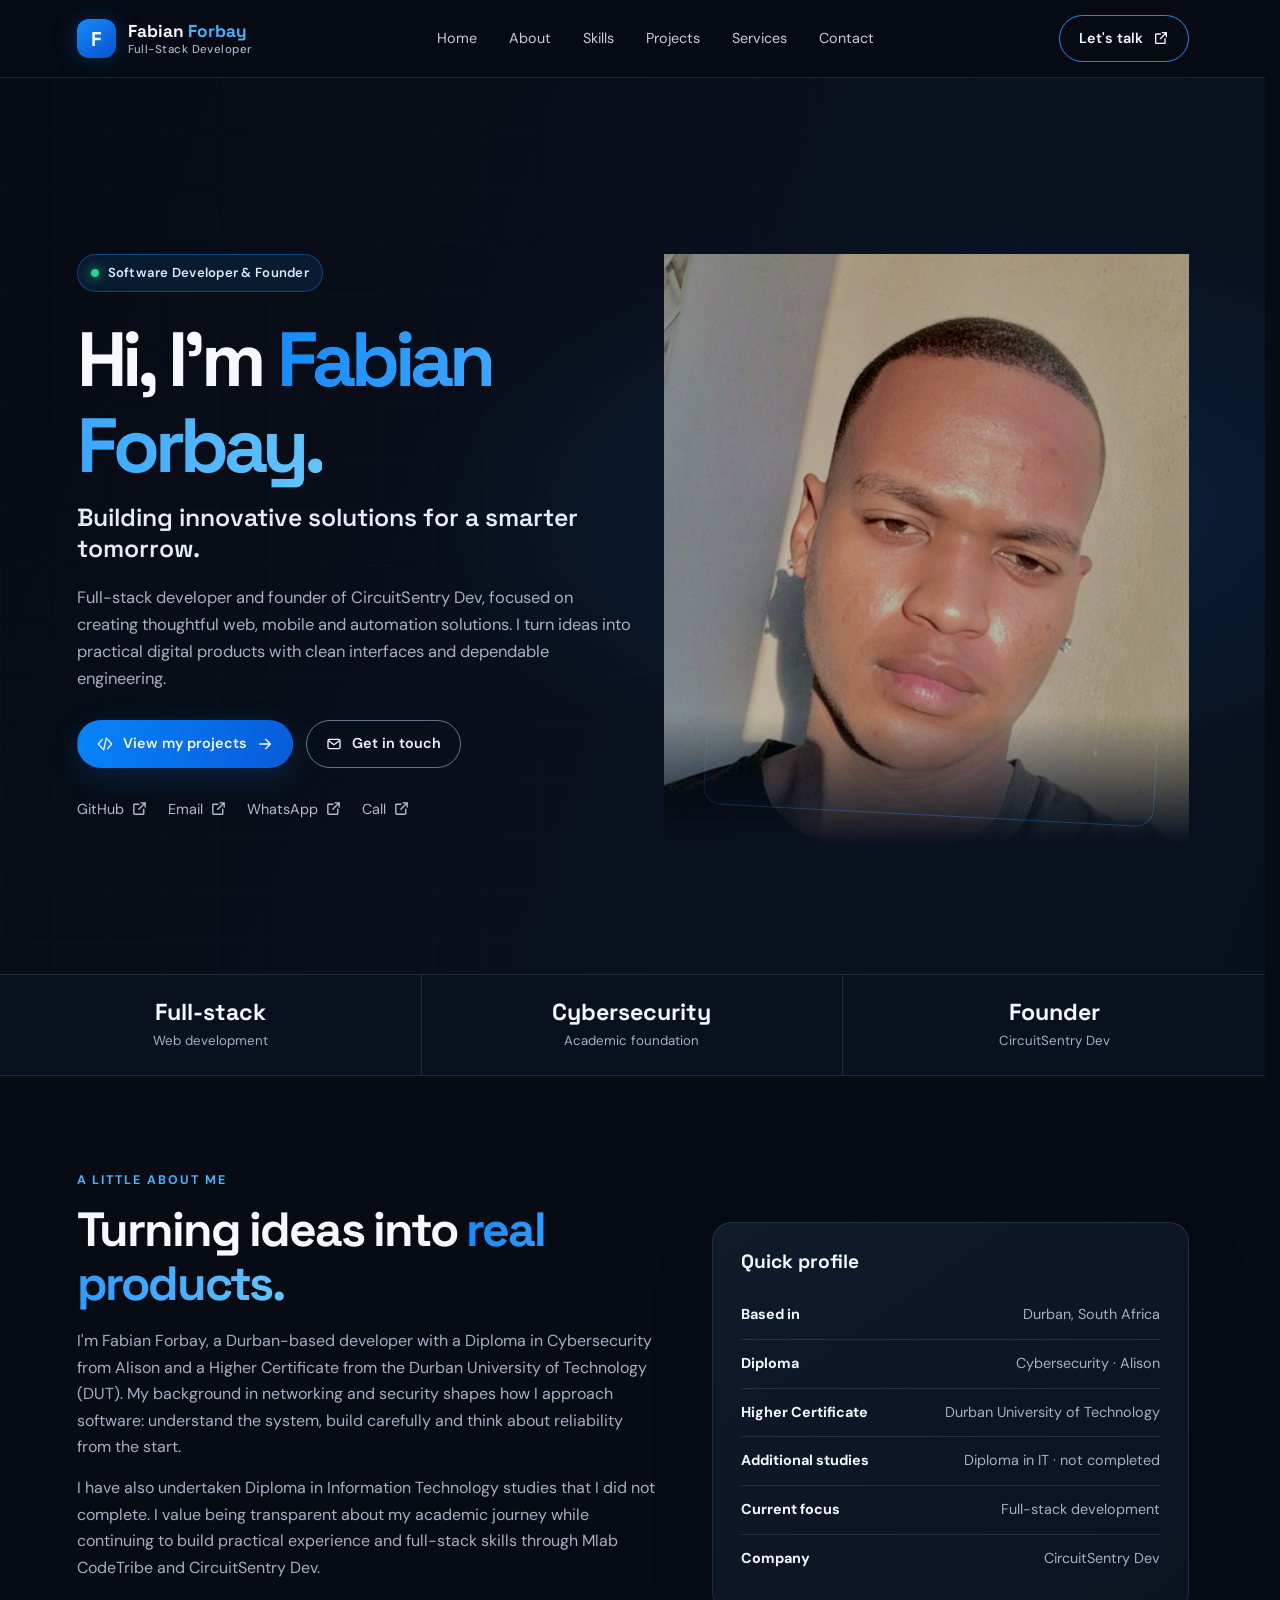
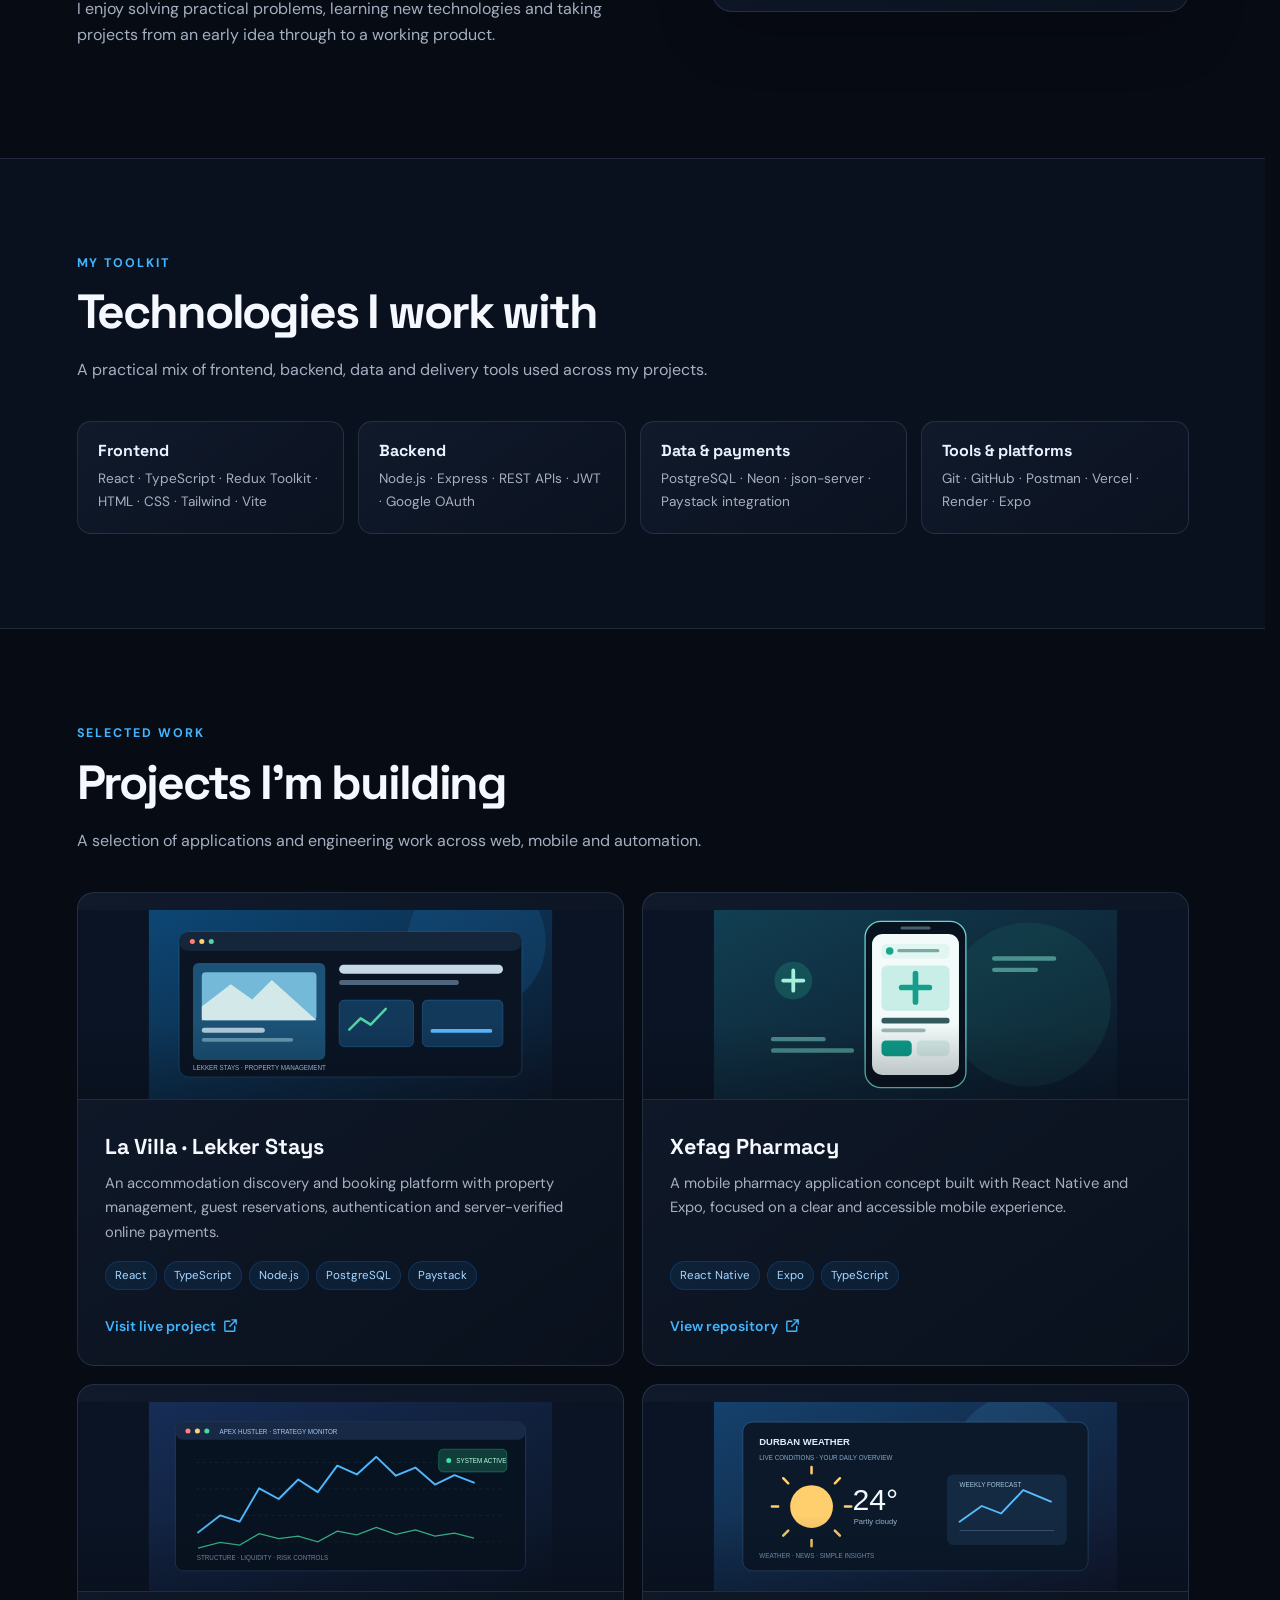
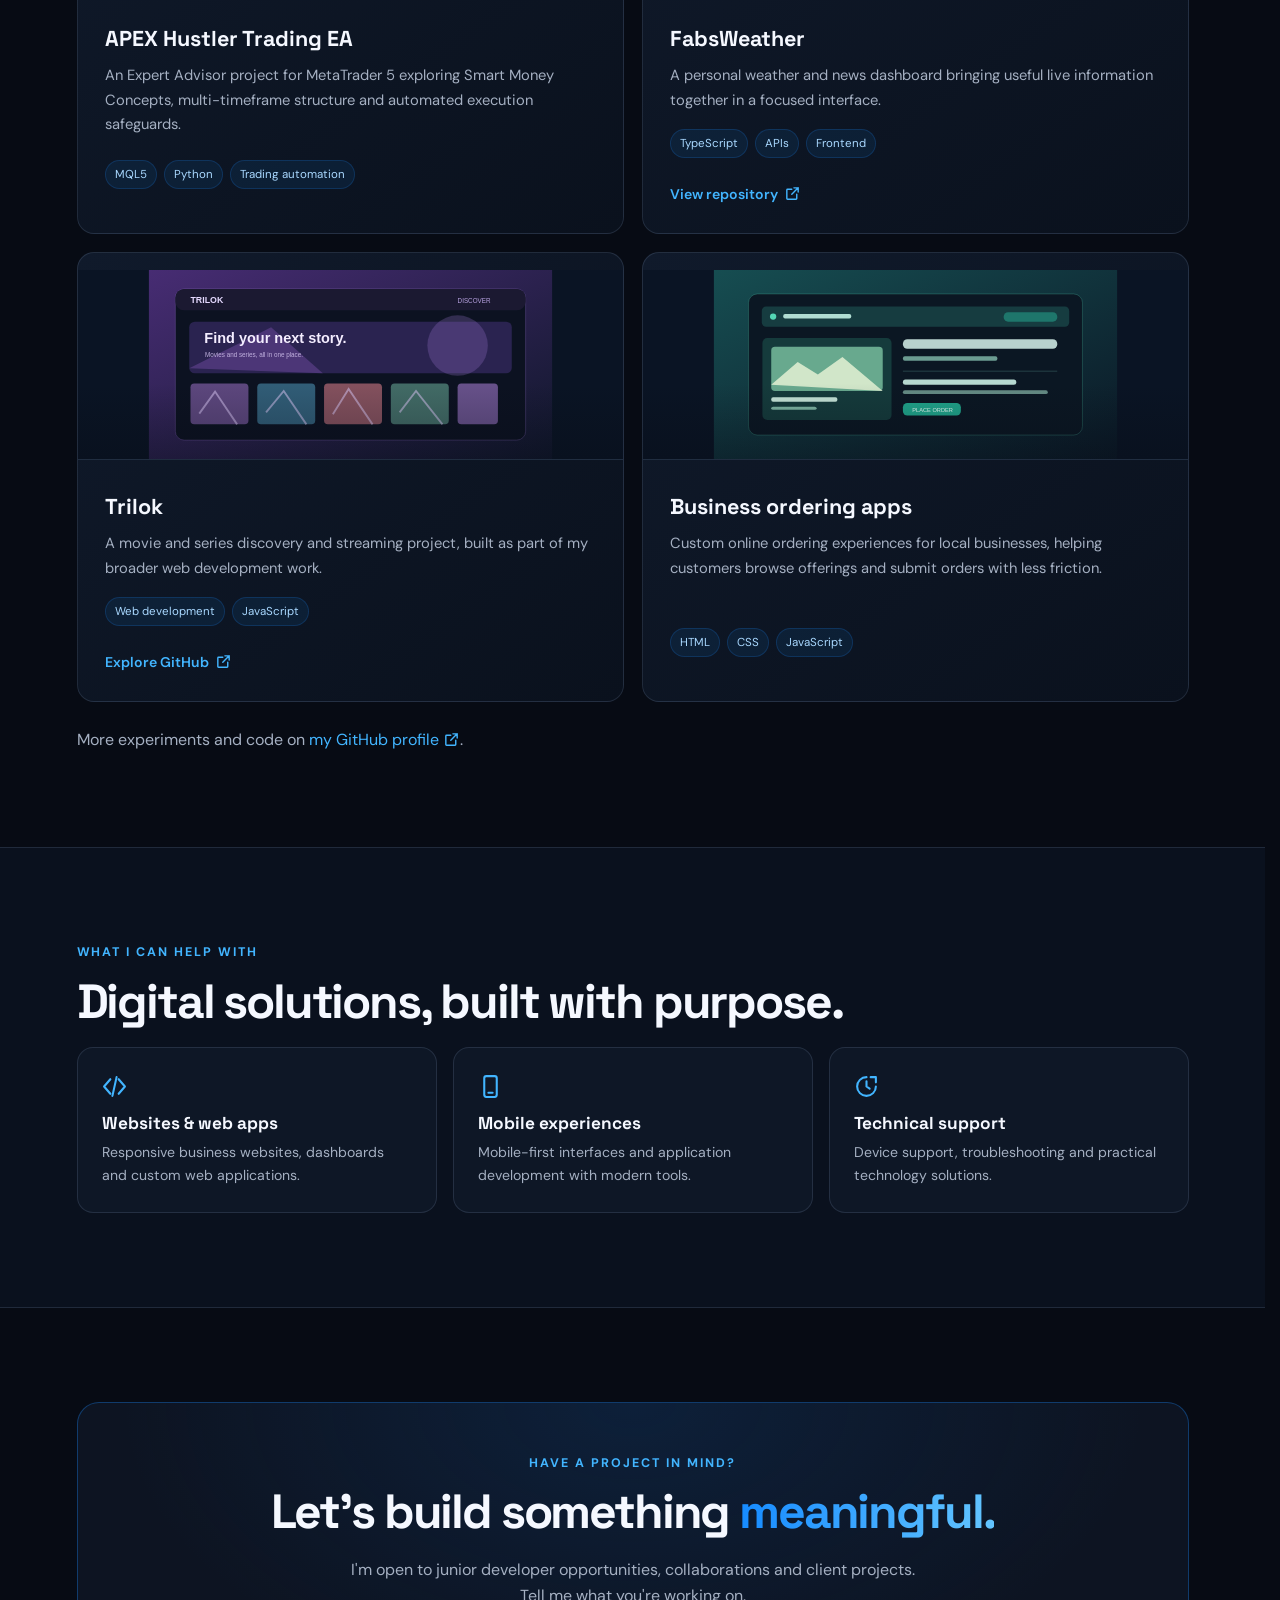
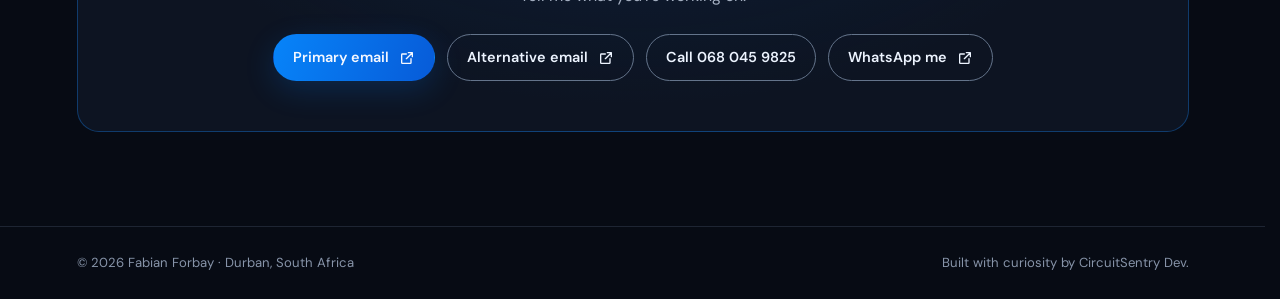
<file: index.html>
<!DOCTYPE html>
<html lang="en">
<head>
<meta charset="UTF-8">
<meta name="viewport" content="width=device-width, initial-scale=1, viewport-fit=cover">
<meta name="theme-color" content="#070b14">
<title>Fabian Forbay | Full-Stack Developer & Founder</title>
<meta name="description" content="Fabian Forbay is a Durban-based full-stack developer and founder of CircuitSentry Dev, building modern web, mobile and automation solutions.">
<meta property="og:title" content="Fabian Forbay | Full-Stack Developer">
<meta property="og:description" content="Building useful digital products with thoughtful engineering.">
<meta name="twitter:card" content="summary_large_image">
<meta name="author" content="Fabian Forbay">
<meta name="color-scheme" content="dark">
<meta name="format-detection" content="telephone=no">
<meta name="apple-mobile-web-app-capable" content="yes">
<meta name="apple-mobile-web-app-status-bar-style" content="black-translucent">
<link rel="preconnect" href="https://fonts.googleapis.com">
<link rel="preconnect" href="https://fonts.gstatic.com" crossorigin>
<link href="https://fonts.googleapis.com/css2?family=DM+Sans:wght@400;500;600;700&family=Space+Grotesk:wght@400;500;600;700&display=swap" rel="stylesheet">
<style>
:root{--bg:#070b14;--panel:#0d1422;--panel2:#101a2b;--line:rgba(148,173,211,.16);--blue:#168bff;--blue2:#42b5ff;--white:#f5f8ff;--muted:#a5b0c2;--font:"DM Sans",Arial,sans-serif;--display:"Space Grotesk",Arial,sans-serif}
*{box-sizing:border-box;margin:0}
html{scroll-behavior:smooth;scroll-padding-top:88px}
body{font-family:var(--font);background:var(--bg);color:var(--white);line-height:1.65;overflow-x:hidden}
a{color:inherit;text-decoration:none}
a:focus-visible{outline:3px solid var(--blue2);outline-offset:4px}
.wrap{width:min(1160px,calc(100% - 48px));margin:auto}
header{height:78px;position:sticky;top:0;z-index:20;background:rgba(7,11,20,.88);backdrop-filter:blur(18px);border-bottom:1px solid var(--line)}
nav{height:100%;display:flex;align-items:center;justify-content:space-between;gap:28px}
.brand{display:flex;align-items:center;gap:12px;font:700 1.08rem var(--display);white-space:nowrap}
.brand-mark{width:39px;height:39px;display:grid;place-items:center;border-radius:12px;background:linear-gradient(145deg,#168bff,#0753c9);font:700 1.25rem var(--display);box-shadow:0 0 24px #087fff45}
.brand span span{color:var(--blue2)}
.brand small{display:block;font:500 .72rem var(--font);color:var(--muted);letter-spacing:.04em}
nav ul{display:flex;gap:clamp(14px,2.5vw,32px);list-style:none;padding:0}
nav ul a{font-size:.9rem;color:#c4cede;transition:color .2s}
nav ul a:hover{color:var(--blue2)}
.nav-cta,.button{display:inline-flex;align-items:center;justify-content:center;gap:10px;padding:11px 19px;border-radius:999px;border:1px solid var(--blue);font-weight:600;font-size:.9rem;transition:.2s}
.nav-cta:hover,.button.outline:hover{background:#168bff18;transform:translateY(-2px)}
.hero{position:relative;isolation:isolate;min-height:650px;display:flex;align-items:center;overflow:hidden;background:radial-gradient(ellipse at 78% 48%,#0d3b7060 0,transparent 42%),linear-gradient(110deg,#070b14 10%,#0a1220 68%,#08101e)}
.hero:before{content:"";position:absolute;inset:0;z-index:-1;opacity:.22;background-image:linear-gradient(rgba(70,137,220,.12) 1px,transparent 1px),linear-gradient(90deg,rgba(70,137,220,.12) 1px,transparent 1px);background-size:54px 54px;mask-image:linear-gradient(90deg,#000,transparent 90%)}
.hero-inner{display:grid;grid-template-columns:1.03fr .97fr;align-items:center;gap:30px;min-height:650px;padding:60px 0 36px}
.hero-copy{position:relative;z-index:2;padding:22px 0}
.eyebrow{display:inline-flex;align-items:center;gap:9px;padding:7px 13px;border:1px solid #168bff66;background:#0c2340a8;border-radius:99px;color:#d8eaff;font-size:.82rem;font-weight:600;letter-spacing:.02em}
.eyebrow i{width:8px;height:8px;background:#21d68a;border-radius:50%;box-shadow:0 0 12px #21d68a}
h1,h2,h3{font-family:var(--display);line-height:1.12}
h1{font-size:clamp(3rem,6vw,5.25rem);letter-spacing:-.065em;margin:24px 0 14px;max-width:680px}
.gradient{background:linear-gradient(90deg,#168bff,#63c5ff);background-clip:text;-webkit-background-clip:text;color:transparent}
.role{font:600 clamp(1.15rem,2.1vw,1.55rem) var(--display);color:#e4ecf8}
.lead{max-width:590px;color:var(--muted);font-size:1.03rem;margin:20px 0 28px}
.actions{display:flex;gap:13px;flex-wrap:wrap}
.button.primary{background:linear-gradient(110deg,#0784f9,#075bd8);border-color:transparent;box-shadow:0 9px 30px #087fff30}
.button.primary:hover{transform:translateY(-3px);box-shadow:0 13px 36px #087fff55}
.button.outline{border-color:#64748b;color:#edf4ff}
.socials{display:flex;gap:20px;margin-top:30px;color:#aebbd0;font-size:.9rem}
.socials a:hover{color:var(--blue2)}
.hero-photo{height:590px;position:relative;align-self:end;display:flex;align-items:flex-end;justify-content:center}
.hero-photo:before{content:"";position:absolute;width:min(92%,500px);height:min(92%,500px);bottom:32px;border-radius:50%;background:radial-gradient(circle,#087fff4a 0,rgba(8,127,255,.10) 45%,transparent 70%);filter:blur(15px)}
.hero-photo img{position:relative;z-index:1;width:100%;height:100%;object-fit:cover;object-position:center 25%;mask-image:linear-gradient(to bottom,#000 78%,transparent 100%);filter:contrast(1.03) saturate(.94)}
.hero-photo .photo-frame{position:absolute;z-index:0;inset:40px 4% 28px 10%;border:1px solid #168bff55;border-radius:48% 48% 18px 18px;transform:rotate(3deg);background:linear-gradient(140deg,#168bff15,transparent)}
.stats{display:grid;grid-template-columns:repeat(3,1fr);border-top:1px solid var(--line);border-bottom:1px solid var(--line);background:#0a111e}
.stat{padding:22px 18px;text-align:center;border-right:1px solid var(--line)}
.stat:last-child{border:0}
.stat strong{display:block;font:700 1.45rem var(--display);color:var(--white)}
.stat span{font-size:.83rem;color:var(--muted)}
section{padding:94px 0}
.section-kicker{color:var(--blue2);font-size:.78rem;font-weight:700;letter-spacing:.16em;text-transform:uppercase;margin-bottom:12px}
.section-title{font-size:clamp(2rem,4vw,3rem);letter-spacing:-.045em;margin-bottom:18px}
.section-intro{max-width:680px;color:var(--muted);margin-bottom:38px}
.about-grid{display:grid;grid-template-columns:1.1fr .9fr;gap:54px;align-items:center}
.about-copy p{color:var(--muted);margin:0 0 15px}
.about-panel{padding:28px;border:1px solid var(--line);border-radius:20px;background:linear-gradient(145deg,#101a2b,#0b1220);box-shadow:0 22px 60px #0003}
.about-panel h3{font-size:1.2rem;margin-bottom:18px}
.fact{display:flex;justify-content:space-between;gap:18px;padding:12px 0;border-bottom:1px solid var(--line);font-size:.9rem}
.fact:last-child{border:0}.fact span{color:var(--muted);text-align:right}
.skills{background:#0a111e;border-top:1px solid var(--line);border-bottom:1px solid var(--line)}
.skill-grid{display:grid;grid-template-columns:repeat(4,1fr);gap:14px}
.skill{padding:20px;border:1px solid var(--line);border-radius:14px;background:linear-gradient(145deg,#101a2b,#0b1220)}
.skill h3{font-size:1rem;margin-bottom:8px;color:#eaf3ff}
.skill p{font-size:.85rem;color:var(--muted)}
.project-grid{display:grid;grid-template-columns:repeat(2,1fr);gap:18px}
.project{padding:27px;border:1px solid var(--line);border-radius:17px;background:linear-gradient(145deg,#101a2b,#0a111d);display:flex;flex-direction:column;min-height:230px;transition:.22s}
.project:hover{transform:translateY(-5px);border-color:#168bff88;box-shadow:0 18px 40px #0004}
.project .number{color:var(--blue2);font:600 .8rem var(--display);letter-spacing:.1em}
.project h3{font-size:1.35rem;margin:12px 0}
.project p{color:var(--muted);font-size:.92rem;flex:1}
.tags{display:flex;flex-wrap:wrap;gap:7px;margin:17px 0}
.tags span{font-size:.72rem;padding:4px 9px;border-radius:99px;background:#168bff17;color:#a9d8ff;border:1px solid #168bff30}
.project a{color:var(--blue2);font-weight:600;font-size:.88rem;margin-top:8px}
.services{background:#0a111e;border-block:1px solid var(--line)}
.service-grid{display:grid;grid-template-columns:repeat(3,1fr);gap:16px}
.service{padding:24px;border:1px solid var(--line);border-radius:16px;background:#0e1726}
.service .icon{font-size:1.4rem;color:var(--blue2)}
.service h3{font-size:1.08rem;margin:12px 0 8px}
.service p{color:var(--muted);font-size:.88rem}
.contact-box{padding:50px 28px;border:1px solid #168bff55;border-radius:22px;text-align:center;background:radial-gradient(ellipse at 50% 0,#0d3b704d,transparent 65%),#0d1422}
.contact-box p{max-width:570px;margin:0 auto 24px;color:var(--muted)}
footer{padding:25px 0;border-top:1px solid var(--line);color:#8794a9;font-size:.82rem}
.footer-inner{display:flex;justify-content:space-between;gap:20px;flex-wrap:wrap}
@media(max-width:900px){.hero-inner{grid-template-columns:1fr .8fr;gap:0}.hero-photo{height:500px}.skill-grid{grid-template-columns:repeat(2,1fr)}.about-grid{gap:30px}}
@media(max-width:680px){header{height:auto;min-height:70px}nav{padding:14px 0;flex-wrap:wrap;gap:12px}.brand{font-size:1rem}nav ul{order:3;width:100%;overflow-x:auto;padding:3px 0 8px;gap:20px}nav ul a{white-space:nowrap;font-size:.82rem}.nav-cta{font-size:.78rem;padding:9px 12px}.hero-inner{grid-template-columns:1fr;padding:50px 0 0;gap:0;min-height:0}.hero-copy{padding:18px 0 10px}.hero-photo{height:390px;max-width:440px;width:100%;margin:auto}.hero-photo .photo-frame{inset:25px 6% 18px}.hero-photo img{object-position:center 22%}.stats{grid-template-columns:repeat(3,1fr)}.stat{padding:16px 6px}.stat strong{font-size:1.1rem}.stat span{font-size:.68rem}section{padding:68px 0}.about-grid,.project-grid,.service-grid{grid-template-columns:1fr}.skill-grid{grid-template-columns:repeat(2,1fr)}.about-panel{padding:22px}.contact-box{padding:38px 20px}}
@media(max-width:380px){.wrap{width:calc(100% - 32px)}h1{font-size:2.7rem}.hero-photo{height:330px}.actions .button{width:100%}.skill-grid{grid-template-columns:1fr 1fr}}
@media(prefers-reduced-motion:reduce){html{scroll-behavior:auto}*,*:before,*:after{transition:none!important}}

/* Cross-browser and iOS Safari refinements */
:root{color-scheme:dark}
html{-webkit-text-size-adjust:100%;text-size-adjust:100%;scrollbar-gutter:stable}
body{-webkit-font-smoothing:antialiased;-moz-osx-font-smoothing:grayscale;-webkit-tap-highlight-color:transparent}
header{background:rgba(7,11,20,.96);-webkit-backdrop-filter:blur(18px);backdrop-filter:blur(18px);padding-top:env(safe-area-inset-top)}
.hero{min-height:650px;min-height:min(650px,100svh)}
.hero:before{-webkit-mask-image:linear-gradient(90deg,#000,transparent 90%);mask-image:linear-gradient(90deg,#000,transparent 90%)}
.gradient{-webkit-background-clip:text;background-clip:text;-webkit-text-fill-color:transparent}
.hero-photo img{ -webkit-mask-image:linear-gradient(to bottom,#000 78%,transparent 100%);mask-image:linear-gradient(to bottom,#000 78%,transparent 100%)}
nav ul{-webkit-overflow-scrolling:touch;overscroll-behavior-x:contain;scrollbar-width:none}
nav ul::-webkit-scrollbar{display:none}
.project{overflow:hidden}
.project-visual{height:190px;margin:-27px -27px 23px;position:relative;overflow:hidden;background:#0a1424;border-bottom:1px solid var(--line)}
.project-visual svg{display:block;width:100%;height:100%}
.project-visual:after{content:"";position:absolute;inset:0;background:linear-gradient(180deg,transparent 60%,rgba(7,11,20,.32))}
.project .number{display:inline-block}
a,button{-webkit-touch-callout:none;touch-action:manipulation}
img{max-width:100%;height:auto}
section{scroll-margin-top:100px}
@supports(padding:max(0px)){
 .wrap{padding-left:max(24px,env(safe-area-inset-left));padding-right:max(24px,env(safe-area-inset-right))}
 footer{padding-bottom:max(25px,env(safe-area-inset-bottom))}
}
@media(max-width:680px){
 header{position:sticky;top:0}
 nav{align-items:center}
 nav ul{max-width:100%;padding-bottom:10px}
 .hero{min-height:0}
 .hero-inner{min-height:0}
 .project-visual{height:175px;margin:-23px -23px 20px}
 .project{padding:23px}
}
@media(max-width:390px){
 .wrap{width:100%;padding-left:18px;padding-right:18px}
 nav ul{gap:16px}
 nav ul a{font-size:.78rem}
 .hero-photo{height:320px}
 .project-visual{height:155px}
}
@media(hover:none){
 .project:hover,.button:hover,.nav-cta:hover{transform:none}
}
@media(prefers-reduced-motion:reduce){
 *,*:before,*:after{scroll-behavior:auto!important;animation-duration:.01ms!important;animation-iteration-count:1!important;transition-duration:.01ms!important}
}


/* iOS Safari conservative rendering fallback */
.contact-actions{display:flex;justify-content:center;align-items:center;gap:12px;flex-wrap:wrap}
.gradient{color:#42b5ff}
@supports (-webkit-touch-callout:none){
 html{scroll-behavior:auto;-webkit-text-size-adjust:100%}
 header{position:relative;top:auto;height:auto;min-height:78px;background:#070b14;-webkit-backdrop-filter:none;backdrop-filter:none}
 nav{min-height:78px;height:auto}
 .hero{min-height:0}
 .hero-inner{min-height:0}
 .hero:before,.hero-photo img{-webkit-mask-image:none;mask-image:none}
 .hero-photo img{object-fit:contain;object-position:center bottom}
 .gradient{-webkit-text-fill-color:#42b5ff;background:none}
 .wrap{width:calc(100% - 40px);max-width:1160px;padding-left:0;padding-right:0}
}
@media(max-width:680px){
 .contact-actions .button{width:100%;min-height:46px}
 .socials{flex-wrap:wrap;gap:14px 20px}
 .hero-photo{overflow:hidden}
 .hero-photo img{object-fit:contain}
 nav ul{display:flex;flex-wrap:nowrap;overflow-x:auto;white-space:nowrap;max-width:100%;min-width:0}
}
@media(max-width:420px){
 h1{font-size:clamp(2.4rem,11vw,3.1rem);overflow-wrap:anywhere}
 .brand{white-space:normal}
 .nav-cta{white-space:nowrap}
 .stat strong{font-size:1rem}
 .stat span{font-size:.65rem}
 .fact{align-items:flex-start}
 .fact span{max-width:58%;overflow-wrap:anywhere}
 .contact-actions{align-items:stretch}
}


.ui-icon{width:17px;height:17px;display:inline-block;flex:0 0 17px;vertical-align:-3px;overflow:visible}
.button .ui-icon,.nav-cta .ui-icon{width:16px;height:16px;flex-basis:16px}
.project a .ui-icon,.socials a .ui-icon{margin-left:3px}
.service .icon{display:flex;align-items:center;min-height:30px}
.service .icon .ui-icon{width:25px;height:25px;flex-basis:25px}
@media(max-width:680px){.ui-icon{width:16px;height:16px;flex-basis:16px}.button{gap:9px}}
</style>
<script type="application/ld+json">{"@context":"https://schema.org","@type":"Person","name":"Fabian Forbay","jobTitle":"Full-Stack Developer","email":["circuitsentrydev@gmail.com","fabianforbay321@gmail.com"],"telephone":"+27680459825","sameAs":["https://github.com/circuitsentrydev-netizen"],"address":{"@type":"PostalAddress","addressLocality":"Durban","addressCountry":"ZA"},"worksFor":{"@type":"Organization","name":"CircuitSentry Dev"}}</script>
</head>
<body>
<header><nav class="wrap" aria-label="Main navigation">
<a class="brand" href="#home"><span class="brand-mark">F</span><span>Fabian <span>Forbay</span><small>Full-Stack Developer</small></span></a>
<ul><li><a href="#home">Home</a></li><li><a href="#about">About</a></li><li><a href="#skills">Skills</a></li><li><a href="#projects">Projects</a></li><li><a href="#services">Services</a></li><li><a href="#contact">Contact</a></li></ul>
<a class="nav-cta" href="mailto:circuitsentrydev@gmail.com">Let's talk <svg class="ui-icon external-icon" viewBox="0 0 24 24" aria-hidden="true" focusable="false"><path d="M14 4h6v6M20 4l-9 9" fill="none" stroke="currentColor" stroke-width="2" stroke-linecap="round" stroke-linejoin="round"/><path d="M18 13v6a1 1 0 0 1-1 1H5a1 1 0 0 1-1-1V7a1 1 0 0 1 1-1h6" fill="none" stroke="currentColor" stroke-width="2" stroke-linecap="round"/></svg></a>
</nav></header>
<main>
<section class="hero" id="home"><div class="wrap hero-inner">
<div class="hero-copy">
<div class="eyebrow"><i></i> Software Developer & Founder</div>
<h1>Hi, I'm <span class="gradient">Fabian Forbay.</span></h1>
<div class="role">Building innovative solutions for a smarter tomorrow.</div>
<p class="lead">Full-stack developer and founder of CircuitSentry Dev, focused on creating thoughtful web, mobile and automation solutions. I turn ideas into practical digital products with clean interfaces and dependable engineering.</p>
<div class="actions"><a class="button primary" href="#projects"><svg class="ui-icon" viewBox="0 0 24 24" aria-hidden="true" focusable="false"><path d="m8 5-6 7 6 7M16 5l6 7-6 7M14 3l-4 18" fill="none" stroke="currentColor" stroke-width="2" stroke-linecap="round" stroke-linejoin="round"/></svg> View my projects <svg class="ui-icon" viewBox="0 0 24 24" aria-hidden="true" focusable="false"><path d="M4 12h15M13 5l7 7-7 7" fill="none" stroke="currentColor" stroke-width="2" stroke-linecap="round" stroke-linejoin="round"/></svg></a><a class="button outline" href="#contact"><svg class="ui-icon" viewBox="0 0 24 24" aria-hidden="true" focusable="false"><rect x="3" y="5" width="18" height="14" rx="2" fill="none" stroke="currentColor" stroke-width="2"/><path d="m4 7 8 6 8-6" fill="none" stroke="currentColor" stroke-width="2" stroke-linecap="round" stroke-linejoin="round"/></svg> Get in touch</a></div>
<div class="socials"><a href="https://github.com/circuitsentrydev-netizen" target="_blank" rel="noopener noreferrer">GitHub <svg class="ui-icon external-icon" viewBox="0 0 24 24" aria-hidden="true" focusable="false"><path d="M14 4h6v6M20 4l-9 9" fill="none" stroke="currentColor" stroke-width="2" stroke-linecap="round" stroke-linejoin="round"/><path d="M18 13v6a1 1 0 0 1-1 1H5a1 1 0 0 1-1-1V7a1 1 0 0 1 1-1h6" fill="none" stroke="currentColor" stroke-width="2" stroke-linecap="round"/></svg></a><a href="mailto:circuitsentrydev@gmail.com">Email <svg class="ui-icon external-icon" viewBox="0 0 24 24" aria-hidden="true" focusable="false"><path d="M14 4h6v6M20 4l-9 9" fill="none" stroke="currentColor" stroke-width="2" stroke-linecap="round" stroke-linejoin="round"/><path d="M18 13v6a1 1 0 0 1-1 1H5a1 1 0 0 1-1-1V7a1 1 0 0 1 1-1h6" fill="none" stroke="currentColor" stroke-width="2" stroke-linecap="round"/></svg></a><a href="https://wa.me/27680459825" target="_blank" rel="noopener noreferrer">WhatsApp <svg class="ui-icon external-icon" viewBox="0 0 24 24" aria-hidden="true" focusable="false"><path d="M14 4h6v6M20 4l-9 9" fill="none" stroke="currentColor" stroke-width="2" stroke-linecap="round" stroke-linejoin="round"/><path d="M18 13v6a1 1 0 0 1-1 1H5a1 1 0 0 1-1-1V7a1 1 0 0 1 1-1h6" fill="none" stroke="currentColor" stroke-width="2" stroke-linecap="round"/></svg></a><a href="tel:+27680459825">Call <svg class="ui-icon external-icon" viewBox="0 0 24 24" aria-hidden="true" focusable="false"><path d="M14 4h6v6M20 4l-9 9" fill="none" stroke="currentColor" stroke-width="2" stroke-linecap="round" stroke-linejoin="round"/><path d="M18 13v6a1 1 0 0 1-1 1H5a1 1 0 0 1-1-1V7a1 1 0 0 1 1-1h6" fill="none" stroke="currentColor" stroke-width="2" stroke-linecap="round"/></svg></a></div>
</div>
<div class="hero-photo"><div class="photo-frame"></div><img src="fabian.jpg" alt="Portrait of Fabian Forbay" fetchpriority="high" decoding="async"></div>
</div></section>
<div class="stats"><div class="wrap" style="display:contents"><div class="stat"><strong>Full-stack</strong><span>Web development</span></div><div class="stat"><strong>Cybersecurity</strong><span>Academic foundation</span></div><div class="stat"><strong>Founder</strong><span>CircuitSentry Dev</span></div></div></div>
<section id="about"><div class="wrap about-grid"><div class="about-copy"><div class="section-kicker">A little about me</div><h2 class="section-title">Turning ideas into <span class="gradient">real products.</span></h2><p>I'm Fabian Forbay, a Durban-based developer with a Diploma in Cybersecurity from Alison and a Higher Certificate from the Durban University of Technology (DUT). My background in networking and security shapes how I approach software: understand the system, build carefully and think about reliability from the start.</p><p>I have also undertaken Diploma in Information Technology studies that I did not complete. I value being transparent about my academic journey while continuing to build practical experience and full-stack skills through Mlab CodeTribe and CircuitSentry Dev.</p><p>I enjoy solving practical problems, learning new technologies and taking projects from an early idea through to a working product.</p></div>
<div class="about-panel"><h3>Quick profile</h3><div class="fact"><strong>Based in</strong><span>Durban, South Africa</span></div><div class="fact"><strong>Diploma</strong><span>Cybersecurity · Alison</span></div><div class="fact"><strong>Higher Certificate</strong><span>Durban University of Technology</span></div><div class="fact"><strong>Additional studies</strong><span>Diploma in IT · not completed</span></div><div class="fact"><strong>Current focus</strong><span>Full-stack development</span></div><div class="fact"><strong>Company</strong><span>CircuitSentry Dev</span></div></div>
</div></section>
<section class="skills" id="skills"><div class="wrap"><div class="section-kicker">My toolkit</div><h2 class="section-title">Technologies I work with</h2><p class="section-intro">A practical mix of frontend, backend, data and delivery tools used across my projects.</p><div class="skill-grid">
<div class="skill"><h3>Frontend</h3><p>React · TypeScript · Redux Toolkit · HTML · CSS · Tailwind · Vite</p></div>
<div class="skill"><h3>Backend</h3><p>Node.js · Express · REST APIs · JWT · Google OAuth</p></div>
<div class="skill"><h3>Data & payments</h3><p>PostgreSQL · Neon · json-server · Paystack integration</p></div>
<div class="skill"><h3>Tools & platforms</h3><p>Git · GitHub · Postman · Vercel · Render · Expo</p></div>
</div></div></section>
<section id="projects"><div class="wrap"><div class="section-kicker">Selected work</div><h2 class="section-title">Projects I'm building</h2><p class="section-intro">A selection of applications and engineering work across web, mobile and automation.</p><div class="project-grid">
<article class="project"><span class="number">01 / BOOKING PLATFORM</span><div class="project-visual"><svg viewBox="0 0 640 300" role="img" aria-label="Illustration of an accommodation booking dashboard"><defs><linearGradient id="villa" x2="1" y2="1"><stop stop-color="#0d4775"/><stop offset="1" stop-color="#0b1728"/></linearGradient></defs><rect width="640" height="300" fill="url(#villa)"/><circle cx="520" cy="50" r="110" fill="#28a7ff" opacity=".12"/><rect x="48" y="35" width="544" height="230" rx="15" fill="#0a1423" stroke="#56b9ff" stroke-opacity=".35"/><rect x="48" y="35" width="544" height="30" rx="15" fill="#15263a"/><circle cx="69" cy="50" r="4" fill="#ff7e79"/><circle cx="84" cy="50" r="4" fill="#ffd36b"/><circle cx="99" cy="50" r="4" fill="#51d6a2"/><rect x="70" y="84" width="210" height="154" rx="9" fill="#1b5276"/><rect x="84" y="99" width="182" height="76" rx="6" fill="#74b9d7"/><path d="M84 153L130 118l34 24 31-31 71 64v0H84z" fill="#d3e8e9"/><rect x="84" y="187" width="100" height="8" rx="4" fill="#d7e9f3" opacity=".8"/><rect x="84" y="203" width="145" height="6" rx="3" fill="#9bc8dc" opacity=".6"/><rect x="302" y="87" width="260" height="14" rx="7" fill="#dceeff" opacity=".9"/><rect x="302" y="111" width="190" height="8" rx="4" fill="#7f9db9" opacity=".6"/><rect x="302" y="143" width="118" height="74" rx="8" fill="#12385a" stroke="#3ca9f4" stroke-opacity=".4"/><rect x="434" y="143" width="128" height="74" rx="8" fill="#12385a" stroke="#3ca9f4" stroke-opacity=".4"/><path d="M318 190l18-18 16 10 24-25" fill="none" stroke="#4bd6a0" stroke-width="4" stroke-linecap="round" stroke-linejoin="round"/><path d="M450 192h92" stroke="#58b8ff" stroke-width="6" stroke-linecap="round"/><text x="70" y="254" fill="#a9d8f5" font-size="10" font-family="Arial">LEKKER STAYS · PROPERTY MANAGEMENT</text></svg></div><h3>La Villa · Lekker Stays</h3><p>An accommodation discovery and booking platform with property management, guest reservations, authentication and server-verified online payments.</p><div class="tags"><span>React</span><span>TypeScript</span><span>Node.js</span><span>PostgreSQL</span><span>Paystack</span></div><a href="https://la-villa-nu.vercel.app/" target="_blank" rel="noreferrer">Visit live project <svg class="ui-icon external-icon" viewBox="0 0 24 24" aria-hidden="true" focusable="false"><path d="M14 4h6v6M20 4l-9 9" fill="none" stroke="currentColor" stroke-width="2" stroke-linecap="round" stroke-linejoin="round"/><path d="M18 13v6a1 1 0 0 1-1 1H5a1 1 0 0 1-1-1V7a1 1 0 0 1 1-1h6" fill="none" stroke="currentColor" stroke-width="2" stroke-linecap="round"/></svg></a></article>
<article class="project"><span class="number">02 / MOBILE</span><div class="project-visual"><svg viewBox="0 0 640 300" role="img" aria-label="Illustration of a pharmacy mobile application"><defs><linearGradient id="pharm" x2="1" y2="1"><stop stop-color="#123f52"/><stop offset="1" stop-color="#0b1728"/></linearGradient></defs><rect width="640" height="300" fill="url(#pharm)"/><circle cx="500" cy="150" r="130" fill="#39d6b0" opacity=".08"/><rect x="240" y="18" width="160" height="264" rx="25" fill="#08121e" stroke="#69d8ce" stroke-width="2"/><rect x="251" y="38" width="138" height="224" rx="16" fill="#f2fbfa"/><rect x="296" y="26" width="48" height="5" rx="3" fill="#47616b"/><rect x="266" y="54" width="108" height="23" rx="7" fill="#e1f5f1"/><circle cx="279" cy="65" r="6" fill="#18a58e"/><rect x="291" y="62" width="67" height="5" rx="3" fill="#7da9a4"/><rect x="266" y="88" width="108" height="72" rx="9" fill="#c9eee7"/><path d="M320 101v45M298 123h44" stroke="#159e8c" stroke-width="9" stroke-linecap="round"/><rect x="266" y="171" width="108" height="9" rx="4" fill="#335b5d"/><rect x="266" y="188" width="70" height="6" rx="3" fill="#9cb9b6"/><rect x="266" y="207" width="48" height="25" rx="7" fill="#0d9f8c"/><rect x="322" y="207" width="52" height="25" rx="7" fill="#d8eee9"/><path d="M94 205h80M94 223h125M445 77h95M445 95h66" stroke="#7bdacb" stroke-width="7" stroke-linecap="round" opacity=".55"/><circle cx="126" cy="112" r="30" fill="#1c766e" opacity=".45"/><path d="M126 96v32M110 112h32" stroke="#a4f0dc" stroke-width="6" stroke-linecap="round"/></svg></div><h3>Xefag Pharmacy</h3><p>A mobile pharmacy application concept built with React Native and Expo, focused on a clear and accessible mobile experience.</p><div class="tags"><span>React Native</span><span>Expo</span><span>TypeScript</span></div><a href="https://github.com/circuitsentrydev-netizen/xefag-pharmacy" target="_blank" rel="noreferrer">View repository <svg class="ui-icon external-icon" viewBox="0 0 24 24" aria-hidden="true" focusable="false"><path d="M14 4h6v6M20 4l-9 9" fill="none" stroke="currentColor" stroke-width="2" stroke-linecap="round" stroke-linejoin="round"/><path d="M18 13v6a1 1 0 0 1-1 1H5a1 1 0 0 1-1-1V7a1 1 0 0 1 1-1h6" fill="none" stroke="currentColor" stroke-width="2" stroke-linecap="round"/></svg></a></article>
<article class="project"><span class="number">03 / AUTOMATION</span><div class="project-visual"><svg viewBox="0 0 640 300" role="img" aria-label="Illustration of an algorithmic trading analytics terminal"><defs><linearGradient id="trade" x2="1" y2="1"><stop stop-color="#172d56"/><stop offset="1" stop-color="#0a1424"/></linearGradient></defs><rect width="640" height="300" fill="url(#trade)"/><rect x="42" y="32" width="556" height="236" rx="13" fill="#081321" stroke="#4169a5" stroke-opacity=".6"/><rect x="42" y="32" width="556" height="28" rx="13" fill="#172945"/><circle cx="62" cy="46" r="4" fill="#ff817b"/><circle cx="77" cy="46" r="4" fill="#ffd16c"/><circle cx="92" cy="46" r="4" fill="#4ed6a1"/><text x="112" y="50" fill="#a9c8ef" font-size="10" font-family="Arial">APEX HUSTLER · STRATEGY MONITOR</text><path d="M75 222H565M75 180H565M75 138H565M75 96H565" stroke="#39516f" stroke-opacity=".4" stroke-dasharray="4 6"/><path d="M78 207l35-27 31 10 31-53 31 17 31-31 31 20 31-42 31 14 31-28 31 30 31-13 31 27 31-15 31 12" fill="none" stroke="#4eb7ff" stroke-width="3" stroke-linecap="round" stroke-linejoin="round"/><path d="M78 232l35-9 31 4 31-18 31 8 31-4 31 9 31-17 31 6 31-12 31 11 31-7 31 10 31-5 31 8" fill="none" stroke="#43d6a2" stroke-width="2" opacity=".85"/><rect x="460" y="75" width="108" height="36" rx="7" fill="#103c39" stroke="#2ed49a" stroke-opacity=".5"/><circle cx="476" cy="93" r="4" fill="#39dfa6"/><text x="488" y="97" fill="#b9ffe2" font-size="10" font-family="Arial">SYSTEM ACTIVE</text><text x="76" y="251" fill="#829bbd" font-size="10" font-family="Arial">STRUCTURE · LIQUIDITY · RISK CONTROLS</text></svg></div><h3>APEX Hustler Trading EA</h3><p>An Expert Advisor project for MetaTrader 5 exploring Smart Money Concepts, multi-timeframe structure and automated execution safeguards.</p><div class="tags"><span>MQL5</span><span>Python</span><span>Trading automation</span></div></article>
<article class="project"><span class="number">04 / WEB APPLICATION</span><div class="project-visual"><svg viewBox="0 0 640 300" role="img" aria-label="Illustration of a weather dashboard"><defs><linearGradient id="weather" x2="1" y2="1"><stop stop-color="#15416c"/><stop offset="1" stop-color="#10172d"/></linearGradient></defs><rect width="640" height="300" fill="url(#weather)"/><circle cx="480" cy="90" r="100" fill="#57baff" opacity=".12"/><rect x="46" y="32" width="548" height="236" rx="15" fill="#0b192a" stroke="#6ebcff" stroke-opacity=".35"/><text x="72" y="68" fill="#dceeff" font-size="15" font-family="Arial" font-weight="bold">DURBAN WEATHER</text><text x="72" y="92" fill="#88a9c9" font-size="10" font-family="Arial">LIVE CONDITIONS · YOUR DAILY OVERVIEW</text><circle cx="155" cy="166" r="34" fill="#ffce6d"/><g stroke="#ffce6d" stroke-width="4" stroke-linecap="round"><path d="M155 113v-10M155 229v-10M102 166H92M218 166h-10M118 129l-8-8M200 212l-8-8M192 129l8-8M110 212l8-8"/></g><text x="220" y="171" fill="#f4f8ff" font-size="48" font-family="Arial">24°</text><text x="222" y="194" fill="#9db7d1" font-size="12" font-family="Arial">Partly cloudy</text><rect x="370" y="115" width="190" height="112" rx="10" fill="#142a42"/><path d="M390 190l35-25 31 12 35-37 44 18" fill="none" stroke="#58bdff" stroke-width="3" stroke-linecap="round"/><path d="M390 204h150" stroke="#526e8c" stroke-width="1"/><text x="390" y="135" fill="#a9c5df" font-size="10" font-family="Arial">WEEKLY FORECAST</text><text x="72" y="247" fill="#7ea3c6" font-size="10" font-family="Arial">WEATHER · NEWS · SIMPLE INSIGHTS</text></svg></div><h3>FabsWeather</h3><p>A personal weather and news dashboard bringing useful live information together in a focused interface.</p><div class="tags"><span>TypeScript</span><span>APIs</span><span>Frontend</span></div><a href="https://github.com/circuitsentrydev-netizen/FabsWeather-m" target="_blank" rel="noreferrer">View repository <svg class="ui-icon external-icon" viewBox="0 0 24 24" aria-hidden="true" focusable="false"><path d="M14 4h6v6M20 4l-9 9" fill="none" stroke="currentColor" stroke-width="2" stroke-linecap="round" stroke-linejoin="round"/><path d="M18 13v6a1 1 0 0 1-1 1H5a1 1 0 0 1-1-1V7a1 1 0 0 1 1-1h6" fill="none" stroke="currentColor" stroke-width="2" stroke-linecap="round"/></svg></a></article>
<article class="project"><span class="number">05 / STREAMING</span><div class="project-visual"><svg viewBox="0 0 640 300" role="img" aria-label="Illustration of a movie and series discovery interface"><defs><linearGradient id="movie" x2="1" y2="1"><stop stop-color="#472c73"/><stop offset="1" stop-color="#10172b"/></linearGradient></defs><rect width="640" height="300" fill="url(#movie)"/><rect x="42" y="30" width="556" height="240" rx="14" fill="#0c1221" stroke="#9875cf" stroke-opacity=".45"/><rect x="42" y="30" width="556" height="34" rx="14" fill="#1b1931"/><text x="66" y="52" fill="#e5d9ff" font-size="14" font-family="Arial" font-weight="bold">TRILOK</text><text x="490" y="52" fill="#b9a4e2" font-size="10" font-family="Arial">DISCOVER</text><rect x="64" y="82" width="512" height="82" rx="9" fill="#2a2350"/><circle cx="490" cy="120" r="48" fill="#a27bda" opacity=".25"/><path d="M64 156l130-65 82 73z" fill="#6e4a9e" opacity=".5"/><text x="88" y="116" fill="#f4edff" font-size="23" font-family="Arial" font-weight="bold">Find your next story.</text><text x="89" y="138" fill="#c2b2df" font-size="10" font-family="Arial">Movies and series, all in one place.</text><g><rect x="66" y="180" width="92" height="65" rx="6" fill="#5d477e"/><rect x="172" y="180" width="92" height="65" rx="6" fill="#315d77"/><rect x="278" y="180" width="92" height="65" rx="6" fill="#84515e"/><rect x="384" y="180" width="92" height="65" rx="6" fill="#426b66"/><rect x="490" y="180" width="64" height="65" rx="6" fill="#67518a"/></g><path d="M80 228l25-35 35 52M186 226l28-34 36 53M292 229l25-40 38 56M398 226l26-34 42 53" fill="none" stroke="#d5c3f0" stroke-opacity=".55" stroke-width="3"/></svg></div><h3>Trilok</h3><p>A movie and series discovery and streaming project, built as part of my broader web development work.</p><div class="tags"><span>Web development</span><span>JavaScript</span></div><a href="https://github.com/circuitsentrydev-netizen" target="_blank" rel="noreferrer">Explore GitHub <svg class="ui-icon external-icon" viewBox="0 0 24 24" aria-hidden="true" focusable="false"><path d="M14 4h6v6M20 4l-9 9" fill="none" stroke="currentColor" stroke-width="2" stroke-linecap="round" stroke-linejoin="round"/><path d="M18 13v6a1 1 0 0 1-1 1H5a1 1 0 0 1-1-1V7a1 1 0 0 1 1-1h6" fill="none" stroke="currentColor" stroke-width="2" stroke-linecap="round"/></svg></a></article>
<article class="project"><span class="number">06 / CLIENT SOLUTIONS</span><div class="project-visual"><svg viewBox="0 0 640 300" role="img" aria-label="Illustration of a digital business ordering platform"><defs><linearGradient id="order" x2="1" y2="1"><stop stop-color="#164d51"/><stop offset="1" stop-color="#0b1826"/></linearGradient></defs><rect width="640" height="300" fill="url(#order)"/><rect x="55" y="38" width="530" height="224" rx="14" fill="#0b1723" stroke="#55c6ad" stroke-opacity=".4"/><rect x="76" y="58" width="488" height="32" rx="7" fill="#163c40"/><circle cx="94" cy="74" r="5" fill="#54d6b5"/><rect x="110" y="70" width="108" height="7" rx="3" fill="#b0ddd2"/><rect x="460" y="67" width="85" height="15" rx="7" fill="#1e766b"/><rect x="77" y="108" width="205" height="130" rx="8" fill="#153b3c"/><rect x="91" y="122" width="177" height="70" rx="6" fill="#68a98e"/><path d="M91 182l42-36 32 20 39-28 64 54" fill="#d1e6c9"/><rect x="91" y="202" width="105" height="7" rx="3" fill="#c5e4d8"/><rect x="91" y="217" width="72" height="5" rx="3" fill="#7eb6a4"/><rect x="300" y="110" width="245" height="15" rx="7" fill="#d6f3eb" opacity=".85"/><rect x="300" y="137" width="150" height="7" rx="3" fill="#6b9c91"/><rect x="300" y="160" width="245" height="1" fill="#35595a"/><rect x="300" y="174" width="180" height="8" rx="4" fill="#b6d9d0"/><rect x="300" y="191" width="230" height="6" rx="3" fill="#658c85"/><rect x="300" y="211" width="92" height="20" rx="7" fill="#20a58b"/><text x="315" y="225" fill="#edfffa" font-size="9" font-family="Arial">PLACE ORDER</text></svg></div><h3>Business ordering apps</h3><p>Custom online ordering experiences for local businesses, helping customers browse offerings and submit orders with less friction.</p><div class="tags"><span>HTML</span><span>CSS</span><span>JavaScript</span></div></article>
</div><p style="margin-top:25px;color:var(--muted)">More experiments and code on <a href="https://github.com/circuitsentrydev-netizen" style="color:var(--blue2)">my GitHub profile <svg class="ui-icon external-icon" viewBox="0 0 24 24" aria-hidden="true" focusable="false"><path d="M14 4h6v6M20 4l-9 9" fill="none" stroke="currentColor" stroke-width="2" stroke-linecap="round" stroke-linejoin="round"/><path d="M18 13v6a1 1 0 0 1-1 1H5a1 1 0 0 1-1-1V7a1 1 0 0 1 1-1h6" fill="none" stroke="currentColor" stroke-width="2" stroke-linecap="round"/></svg></a>.</p></div></section>
<section class="services" id="services"><div class="wrap"><div class="section-kicker">What I can help with</div><h2 class="section-title">Digital solutions, built with purpose.</h2><div class="service-grid"><article class="service"><div class="icon"><svg class="ui-icon" viewBox="0 0 24 24" aria-hidden="true" focusable="false"><path d="m8 5-6 7 6 7M16 5l6 7-6 7M14 3l-4 18" fill="none" stroke="currentColor" stroke-width="2" stroke-linecap="round" stroke-linejoin="round"/></svg></div><h3>Websites & web apps</h3><p>Responsive business websites, dashboards and custom web applications.</p></article><article class="service"><div class="icon"><svg class="ui-icon" viewBox="0 0 24 24" aria-hidden="true" focusable="false"><rect x="6" y="2" width="12" height="20" rx="2" fill="none" stroke="currentColor" stroke-width="2"/><path d="M10 18h4" stroke="currentColor" stroke-width="2" stroke-linecap="round"/></svg></div><h3>Mobile experiences</h3><p>Mobile-first interfaces and application development with modern tools.</p></article><article class="service"><div class="icon"><svg class="ui-icon" viewBox="0 0 24 24" aria-hidden="true" focusable="false"><path d="M12 3a9 9 0 1 0 9 9M12 7v5l3 2M16 3h5v5" fill="none" stroke="currentColor" stroke-width="2" stroke-linecap="round" stroke-linejoin="round"/></svg></div><h3>Technical support</h3><p>Device support, troubleshooting and practical technology solutions.</p></article></div></div></section>
<section id="contact"><div class="wrap"><div class="contact-box"><div class="section-kicker">Have a project in mind?</div><h2 class="section-title">Let's build something <span class="gradient">meaningful.</span></h2><p>I'm open to junior developer opportunities, collaborations and client projects. Tell me what you're working on.</p><div class="contact-actions"><a class="button primary" href="mailto:circuitsentrydev@gmail.com">Primary email <svg class="ui-icon external-icon" viewBox="0 0 24 24" aria-hidden="true" focusable="false"><path d="M14 4h6v6M20 4l-9 9" fill="none" stroke="currentColor" stroke-width="2" stroke-linecap="round" stroke-linejoin="round"/><path d="M18 13v6a1 1 0 0 1-1 1H5a1 1 0 0 1-1-1V7a1 1 0 0 1 1-1h6" fill="none" stroke="currentColor" stroke-width="2" stroke-linecap="round"/></svg></a><a class="button outline" href="mailto:fabianforbay321@gmail.com">Alternative email <svg class="ui-icon external-icon" viewBox="0 0 24 24" aria-hidden="true" focusable="false"><path d="M14 4h6v6M20 4l-9 9" fill="none" stroke="currentColor" stroke-width="2" stroke-linecap="round" stroke-linejoin="round"/><path d="M18 13v6a1 1 0 0 1-1 1H5a1 1 0 0 1-1-1V7a1 1 0 0 1 1-1h6" fill="none" stroke="currentColor" stroke-width="2" stroke-linecap="round"/></svg></a><a class="button outline" href="tel:+27680459825">Call 068 045 9825</a><a class="button outline" href="https://wa.me/27680459825" target="_blank" rel="noopener noreferrer">WhatsApp me <svg class="ui-icon external-icon" viewBox="0 0 24 24" aria-hidden="true" focusable="false"><path d="M14 4h6v6M20 4l-9 9" fill="none" stroke="currentColor" stroke-width="2" stroke-linecap="round" stroke-linejoin="round"/><path d="M18 13v6a1 1 0 0 1-1 1H5a1 1 0 0 1-1-1V7a1 1 0 0 1 1-1h6" fill="none" stroke="currentColor" stroke-width="2" stroke-linecap="round"/></svg></a></div></div></div></section>
</main>
<footer><div class="wrap footer-inner"><span>© 2026 Fabian Forbay · Durban, South Africa</span><span>Built with curiosity by CircuitSentry Dev.</span></div></footer>
</body></html>
</file>
